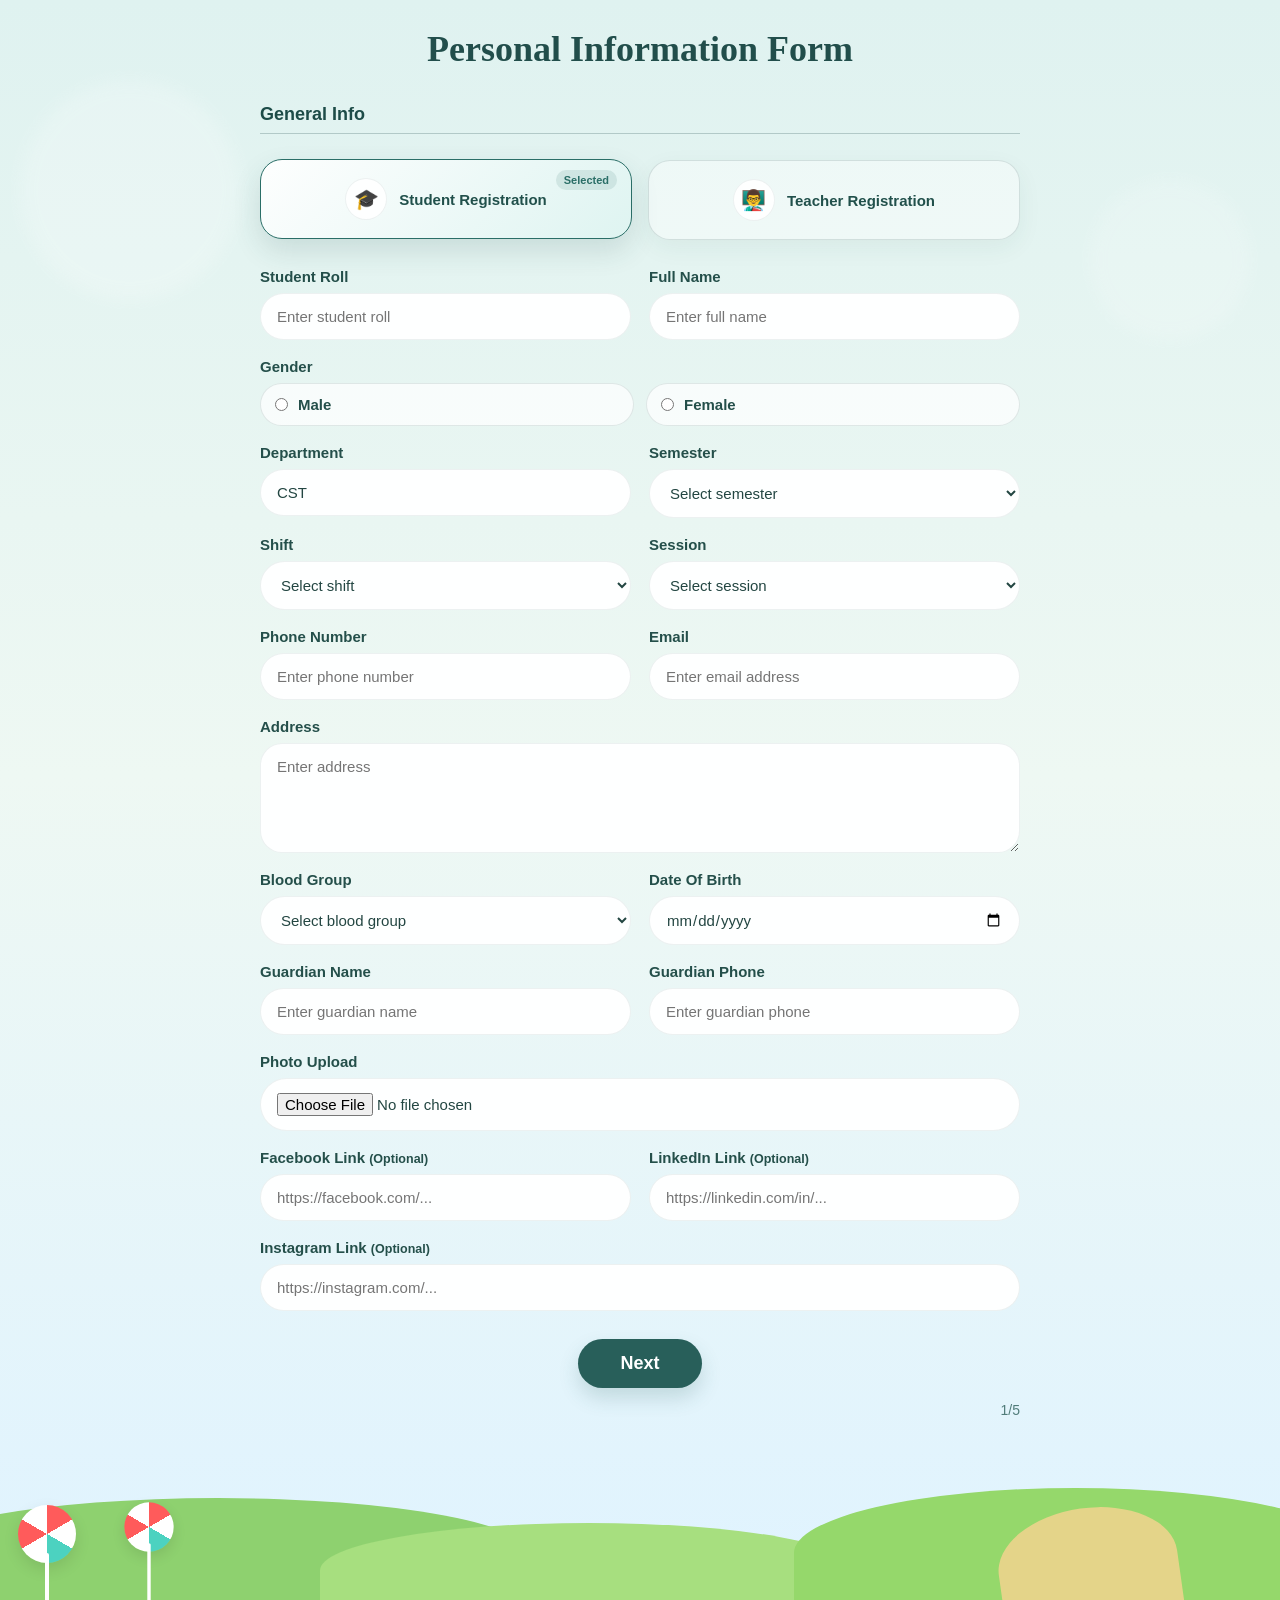
<file: Student_Teacher_Form .html>
<!DOCTYPE html>
<html lang="en">
<head>
  <meta charset="UTF-8" />
  <meta name="viewport" content="width=device-width, initial-scale=1.0" />
  <title>Personal Information Form</title>
  <link rel="stylesheet" href="style.css" />
 
</head>
<body>
  <div class="page">
    <div class="form-card">
      <h1 class="title">Personal Information Form</h1>

      <div class="section-title">General Info</div>
      <hr class="section-line" />

      <div class="type-switch">
        <label class="type-option active" id="studentOption">
          <input type="radio" name="personType" value="student" checked />
          <span class="type-icon">🎓</span>
          <span>Student Registration</span>
        </label>
        <label class="type-option" id="teacherOption">
          <input type="radio" name="personType" value="teacher" />
          <span class="type-icon">👨‍🏫</span>
          <span>Teacher Registration</span>
        </label>
      </div>

      <form id="infoForm">
        <div id="studentFields" class="form-grid">
          <div class="field">
            <label for="studentRoll">Student Roll</label>
            <input type="text" id="studentRoll" placeholder="Enter student roll" />
          </div>

          <div class="field">
            <label for="studentName">Full Name</label>
            <input type="text" id="studentName" placeholder="Enter full name" />
          </div>

          <div class="field-full">
            <label>Gender</label>
            <div class="choice-group">
              <label class="choice-box"><input type="radio" name="studentGender" value="Male" /> Male</label>
              <label class="choice-box"><input type="radio" name="studentGender" value="Female" /> Female</label>
            </div>
          </div>

          <div class="field">
            <label for="studentDepartment">Department</label>
            <input type="text" id="studentDepartment" placeholder="Enter department" value="CST" />
          </div>

          <div class="field">
            <label for="studentSemester">Semester</label>
            <select id="studentSemester">
              <option value="">Select semester</option>
              <option>1st</option>
              <option>2nd</option>
              <option>3rd</option>
              <option>4th</option>
              <option>5th</option>
              <option>6th</option>
              <option>7th</option>
              <option>8th</option>
            </select>
          </div>

          <div class="field">
            <label for="studentShift">Shift</label>
            <select id="studentShift">
              <option value="">Select shift</option>
              <option>Day</option>
              <option>Morning</option>
            </select>
          </div>

          <div class="field">
            <label for="studentSession">Session</label>
            <select id="studentSession">
              <option value="">Select session</option>
              <option>21-22</option>
              <option>22-23</option>
              <option>23-24</option>
              <option>25-26</option>
            </select>
          </div>

          <div class="field">
            <label for="studentPhone">Phone Number</label>
            <input type="tel" id="studentPhone" placeholder="Enter phone number" />
          </div>

          <div class="field">
            <label for="studentEmail">Email</label>
            <input type="email" id="studentEmail" placeholder="Enter email address" />
          </div>

          <div class="field-full">
            <label for="studentAddress">Address</label>
            <textarea id="studentAddress" placeholder="Enter address"></textarea>
          </div>

          <div class="field">
            <label for="studentBlood">Blood Group</label>
            <select id="studentBlood">
              <option value="">Select blood group</option>
              <option>A+</option>
              <option>A-</option>
              <option>B+</option>
              <option>B-</option>
              <option>AB+</option>
              <option>AB-</option>
              <option>O+</option>
              <option>O-</option>
            </select>
          </div>

          <div class="field">
            <label for="studentDob">Date Of Birth</label>
            <input type="date" id="studentDob" />
          </div>

          <div class="field">
            <label for="guardianName">Guardian Name</label>
            <input type="text" id="guardianName" placeholder="Enter guardian name" />
          </div>

          <div class="field">
            <label for="guardianPhone">Guardian Phone</label>
            <input type="tel" id="guardianPhone" placeholder="Enter guardian phone" />
          </div>

          <div class="field-full">
            <label for="studentPhoto">Photo Upload</label>
            <input type="file" id="studentPhoto" accept="image/*" />
          </div>

          <div class="field">
            <label for="studentFacebook">Facebook Link <small>(Optional)</small></label>
            <input type="url" id="studentFacebook" placeholder="https://facebook.com/..." />
          </div>

          <div class="field">
            <label for="studentLinkedin">LinkedIn Link <small>(Optional)</small></label>
            <input type="url" id="studentLinkedin" placeholder="https://linkedin.com/in/..." />
          </div>

          <div class="field-full">
            <label for="studentInstagram">Instagram Link <small>(Optional)</small></label>
            <input type="url" id="studentInstagram" placeholder="https://instagram.com/..." />
          </div>
        </div>

        <div id="teacherFields" class="form-grid hidden">
          <div class="field">
            <label for="teacherName">Name</label>
            <input type="text" id="teacherName" placeholder="Enter teacher name" />
          </div>

          <div class="field">
            <label for="teacherPosition">Position</label>
            <select id="teacherPosition">
              <option value="">Select position</option>
              <option>Instructor</option>
              <option>Junior Instructor</option>
              <option>Lab Assistant</option>
            </select>
          </div>

          <div class="field-full">
            <label>Gender</label>
            <div class="choice-group">
              <label class="choice-box"><input type="radio" name="teacherGender" value="Male" /> Male</label>
              <label class="choice-box"><input type="radio" name="teacherGender" value="Female" /> Female</label>
            </div>
          </div>

          <div class="field">
            <label for="teacherBlood">Blood Group</label>
            <select id="teacherBlood">
              <option value="">Select blood group</option>
              <option>A+</option>
              <option>A-</option>
              <option>B+</option>
              <option>B-</option>
              <option>AB+</option>
              <option>AB-</option>
              <option>O+</option>
              <option>O-</option>
            </select>
          </div>

          <div class="field">
            <label for="teacherShift">Shift</label>
            <select id="teacherShift">
              <option value="">Select shift</option>
              <option>Day</option>
              <option>Morning</option>
            </select>
          </div>

          <div class="field-full">
            <label for="teacherAddress">Address</label>
            <textarea id="teacherAddress" placeholder="Enter address"></textarea>
          </div>

          <div class="field">
            <label for="teacherPhone">Phone Number</label>
            <input type="tel" id="teacherPhone" placeholder="Enter phone number" />
          </div>

          <div class="field-full">
            <label for="teacherPhoto">Photo Upload</label>
            <input type="file" id="teacherPhoto" accept="image/*" />
          </div>

          <div class="field">
            <label for="teacherFacebook">Facebook Link <small>(Optional)</small></label>
            <input type="url" id="teacherFacebook" placeholder="https://facebook.com/..." />
          </div>

          <div class="field">
            <label for="teacherLinkedin">LinkedIn Link <small>(Optional)</small></label>
            <input type="url" id="teacherLinkedin" placeholder="https://linkedin.com/in/..." />
          </div>

          <div class="field-full">
            <label for="teacherInstagram">Instagram Link <small>(Optional)</small></label>
            <input type="url" id="teacherInstagram" placeholder="https://instagram.com/..." />
          </div>
        </div>

        <div class="actions">
          <button type="submit">Next</button>
        </div>

        <div class="footer-note">1/5</div>
      </form>
    </div>

    <div class="landscape">
      <div class="hill hill-1"></div>
      <div class="hill hill-2"></div>
      <div class="hill hill-3"></div>
      <div class="path"></div>
      <div class="candy left"></div>
      <div class="candy right"></div>
    </div>
  </div>

  <script>
    const studentOption = document.getElementById('studentOption');
    const teacherOption = document.getElementById('teacherOption');
    const studentFields = document.getElementById('studentFields');
    const teacherFields = document.getElementById('teacherFields');
    const radios = document.querySelectorAll('input[name="personType"]');
    const form = document.getElementById('infoForm');

    function toggleForm(type) {
      if (type === 'student') {
        studentFields.classList.remove('hidden');
        teacherFields.classList.add('hidden');
        studentOption.classList.add('active');
        teacherOption.classList.remove('active');
      } else {
        teacherFields.classList.remove('hidden');
        studentFields.classList.add('hidden');
        teacherOption.classList.add('active');
        studentOption.classList.remove('active');
      }
    }

    radios.forEach((radio) => {
      radio.addEventListener('change', function () {
        toggleForm(this.value);
      });
    });

    form.addEventListener('submit', function (e) {
      e.preventDefault();
      const selectedType = document.querySelector('input[name="personType"]:checked').value;
      alert(selectedType === 'student'
        ? 'Updated student form is ready.'
        : 'Updated teacher form is ready.');
    });
  </script>
</body>
</html>
</file>
<file: style.css>
* {
      box-sizing: border-box;
      margin: 0;
      padding: 0;
      font-family: Arial, sans-serif;
    }

    body {
      min-height: 100vh;
      background: linear-gradient(180deg, #dff2f0 0%, #eef8f3 48%, #dff3ff 100%);
      color: #1d4c48;
    }

    .page {
      min-height: 100vh;
      padding: 28px 16px 40px;
      display: flex;
      justify-content: center;
      align-items: flex-start;
      position: relative;
      overflow: hidden;
    }

    .page::before,
    .page::after {
      content: "";
      position: absolute;
      border-radius: 50%;
      filter: blur(8px);
      opacity: 0.45;
      pointer-events: none;
    }

    .page::before {
      width: 220px;
      height: 220px;
      background: rgba(255,255,255,0.45);
      top: 80px;
      left: 20px;
    }

    .page::after {
      width: 160px;
      height: 160px;
      background: rgba(255,255,255,0.35);
      right: 30px;
      top: 180px;
    }

    .landscape {
      position: absolute;
      left: 0;
      right: 0;
      bottom: 0;
      height: 190px;
      pointer-events: none;
      overflow: hidden;
    }

    .hill {
      position: absolute;
      bottom: 0;
      border-radius: 50% 50% 0 0;
    }

    .hill-1 {
      left: -8%;
      width: 50%;
      height: 120px;
      background: #8ed16f;
    }

    .hill-2 {
      left: 25%;
      width: 42%;
      height: 95px;
      background: #a7df7f;
    }

    .hill-3 {
      right: -6%;
      width: 44%;
      height: 130px;
      background: #95d86b;
    }

    .path {
      position: absolute;
      right: 8%;
      bottom: 0;
      width: 180px;
      height: 110px;
      background: #f3d48f;
      border-radius: 50% 50% 0 0;
      transform: rotate(-8deg);
      opacity: 0.85;
    }

    


    




    * .candy {
      position: absolute;
      bottom: 55px;
      width: 58px;
      height: 58px;
      border-radius: 50%;
      background: conic-gradient(#ff5b5b 0deg 60deg, #fff 60deg 120deg, #4cd2c0 120deg 180deg, #fff 180deg 240deg, #ff5b5b 240deg 300deg, #fff 300deg 360deg);
      box-shadow: 0 6px 16px rgba(0,0,0,0.1);
    }

    .candy::after {
      content: "";
      position: absolute;
      width: 4px;
      height: 80px;
      background: #fff;
      left: 50%;
      transform: translateX(-50%);
      top: 48px;
      border-radius: 3px;
    }

    .candy.left { left: 18px; }
    .candy.right {
      left: 120px;
      transform: scale(0.85);
      bottom: 62px;
    } *

    .form-card {
      width: 100%;
      max-width: 760px;
      position: relative;
      z-index: 1;
      padding-bottom: 160px;
    }

    .title {
      text-align: center;
      font-size: 36px;
      font-family: Georgia, serif;
      margin-bottom: 34px;
      color: #214e4b;
    }

    .section-title {
      font-size: 18px;
      font-weight: 600;
      margin-bottom: 8px;
    }

    .section-line {
      border: none;
      border-top: 1px solid rgba(33, 78, 75, 0.25);
      margin-bottom: 26px;
    }

    .config-box,
    .status-box {
      background: rgba(255,255,255,0.58);
      border: 1px solid rgba(33, 78, 75, 0.12);
      border-radius: 18px;
      padding: 14px;
      margin-bottom: 18px;
      box-shadow: 0 8px 24px rgba(33, 78, 75, 0.06);
    }

    .config-box p,
    .status-box p {
      font-size: 14px;
      line-height: 1.5;
      color: #295650;
    }

    .config-box strong,
    .status-box strong {
      color: #1b4844;
    }

    .type-switch {
      display: grid;
      grid-template-columns: repeat(2, 1fr);
      gap: 16px;
      margin-bottom: 28px;
    }

    .type-option {
      position: relative;
      background: rgba(255,255,255,0.42);
      border: 1px solid rgba(33, 78, 75, 0.15);
      border-radius: 22px;
      padding: 18px 16px;
      display: flex;
      align-items: center;
      justify-content: center;
      gap: 12px;
      cursor: pointer;
      transition: 0.25s ease;
      font-weight: 700;
      color: #21504b;
      box-shadow: 0 8px 24px rgba(33, 78, 75, 0.06);
    }

    .type-option input {
      display: none;
    }

    .type-icon {
      width: 42px;
      height: 42px;
      border-radius: 50%;
      display: flex;
      align-items: center;
      justify-content: center;
      background: rgba(255,255,255,0.95);
      font-size: 20px;
      box-shadow: inset 0 0 0 1px rgba(33, 78, 75, 0.08);
    }

    .type-option.active {
      background: linear-gradient(135deg, rgba(255,255,255,0.95), rgba(222,244,241,0.95));
      border-color: #2a6e67;
      box-shadow: 0 12px 28px rgba(33, 78, 75, 0.14);
      transform: translateY(-1px);
    }

    .type-option.active::after {
      content: "Selected";
      position: absolute;
      top: 10px;
      right: 14px;
      font-size: 11px;
      color: #2a6e67;
      background: rgba(42,110,103,0.12);
      padding: 4px 8px;
      border-radius: 999px;
      font-weight: 700;
    }

    .form-grid {
      display: grid;
      grid-template-columns: 1fr 1fr;
      gap: 18px;
    }

    .field,
    .field-full {
      display: flex;
      flex-direction: column;
      gap: 8px;
    }

    .field-full {
      grid-column: 1 / -1;
    }

    label {
      font-size: 15px;
      font-weight: 600;
      color: #244f4a;
    }

    input,
    select,
    textarea {
      width: 100%;
      background: rgba(255,255,255,0.94);
      border: 1px solid rgba(33, 78, 75, 0.08);
      border-radius: 999px;
      padding: 14px 16px;
      font-size: 15px;
      outline: none;
      color: #234642;
    }

    textarea {
      border-radius: 22px;
      resize: vertical;
      min-height: 110px;
    }

    input:focus,
    select:focus,
    textarea:focus {
      border-color: #4f8d87;
      box-shadow: 0 0 0 3px rgba(79, 141, 135, 0.12);
    }

    .choice-group {
      display: flex;
      flex-wrap: wrap;
      gap: 12px;
    }

    .choice-box {
      flex: 1;
      min-width: 120px;
      background: rgba(255,255,255,0.72);
      border: 1px solid rgba(33, 78, 75, 0.12);
      border-radius: 999px;
      padding: 12px 14px;
      display: flex;
      align-items: center;
      gap: 10px;
      cursor: pointer;
    }

    .choice-box input {
      width: auto;
      margin: 0;
      accent-color: #275c57;
    }

    .hidden {
      display: none;
    }

    .actions {
      margin-top: 28px;
      display: flex;
      justify-content: center;
      gap: 12px;
      flex-wrap: wrap;
    }

    button {
      border: none;
      background: #285f5a;
      color: #fff;
      font-size: 18px;
      font-weight: 600;
      padding: 14px 42px;
      border-radius: 999px;
      cursor: pointer;
      transition: 0.25s ease;
      box-shadow: 0 10px 20px rgba(40, 95, 90, 0.18);
    }

    button:hover {
      transform: translateY(-1px);
      background: #224f4b;
    }

    button.secondary {
      background: #ffffff;
      color: #275b56;
      border: 1px solid rgba(39, 91, 86, 0.18);
    }

    .footer-note {
      text-align: right;
      margin-top: 14px;
      color: #2d5f5a;
      opacity: 0.8;
      font-size: 14px;
    }

    .success {
      color: #0d6b43;
    }

    .error {
      color: #a22d2d;
    }

    @media (max-width: 768px) {
      .title {
        font-size: 28px;
        margin-bottom: 26px;
      }

      .form-card {
        padding-bottom: 190px;
      }

      .form-grid,
      .type-switch {
        grid-template-columns: 1fr;
      }

      .page {
        padding: 20px 14px 30px;
      }

      input,
      select,
      textarea {
        font-size: 14px;
        padding: 13px 14px;
      }

      .choice-box {
        min-width: 100%;
      }

      button {
        width: 100%;
        max-width: 260px;
      }
    }
</file>
